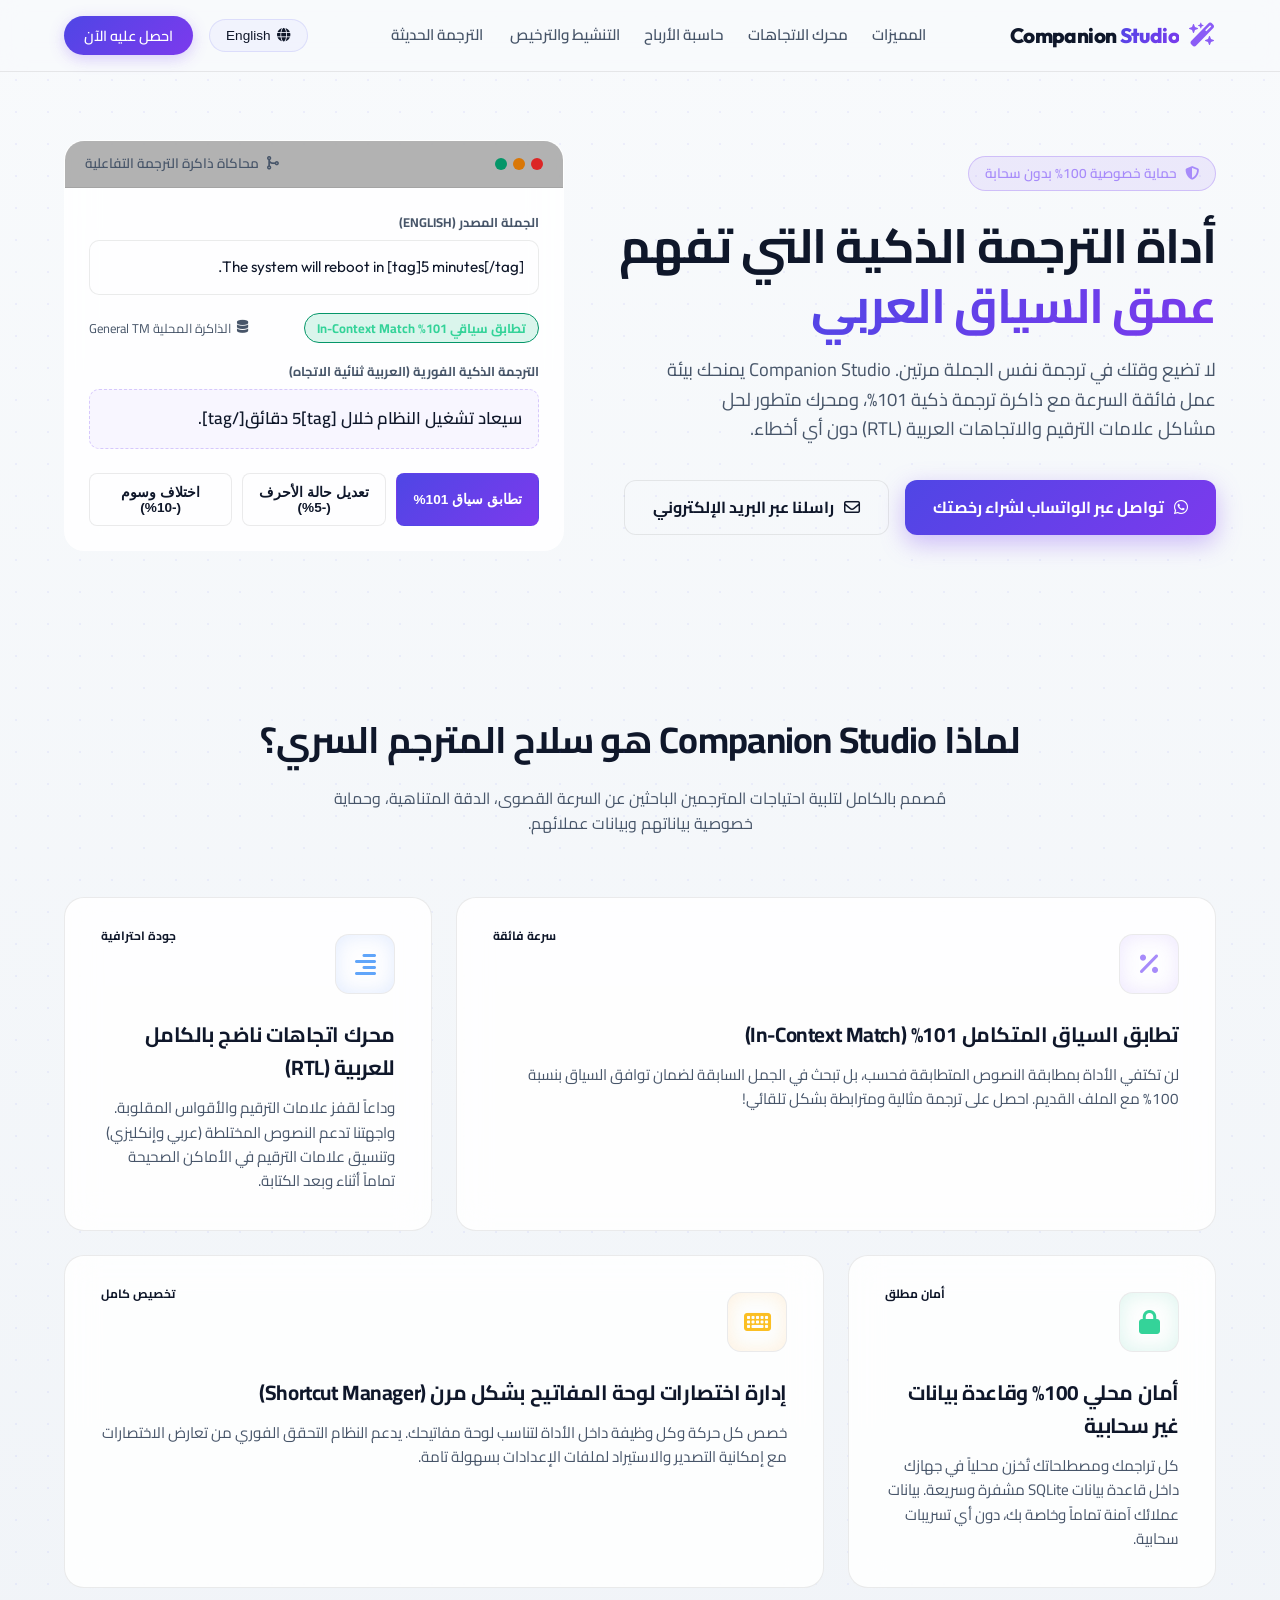
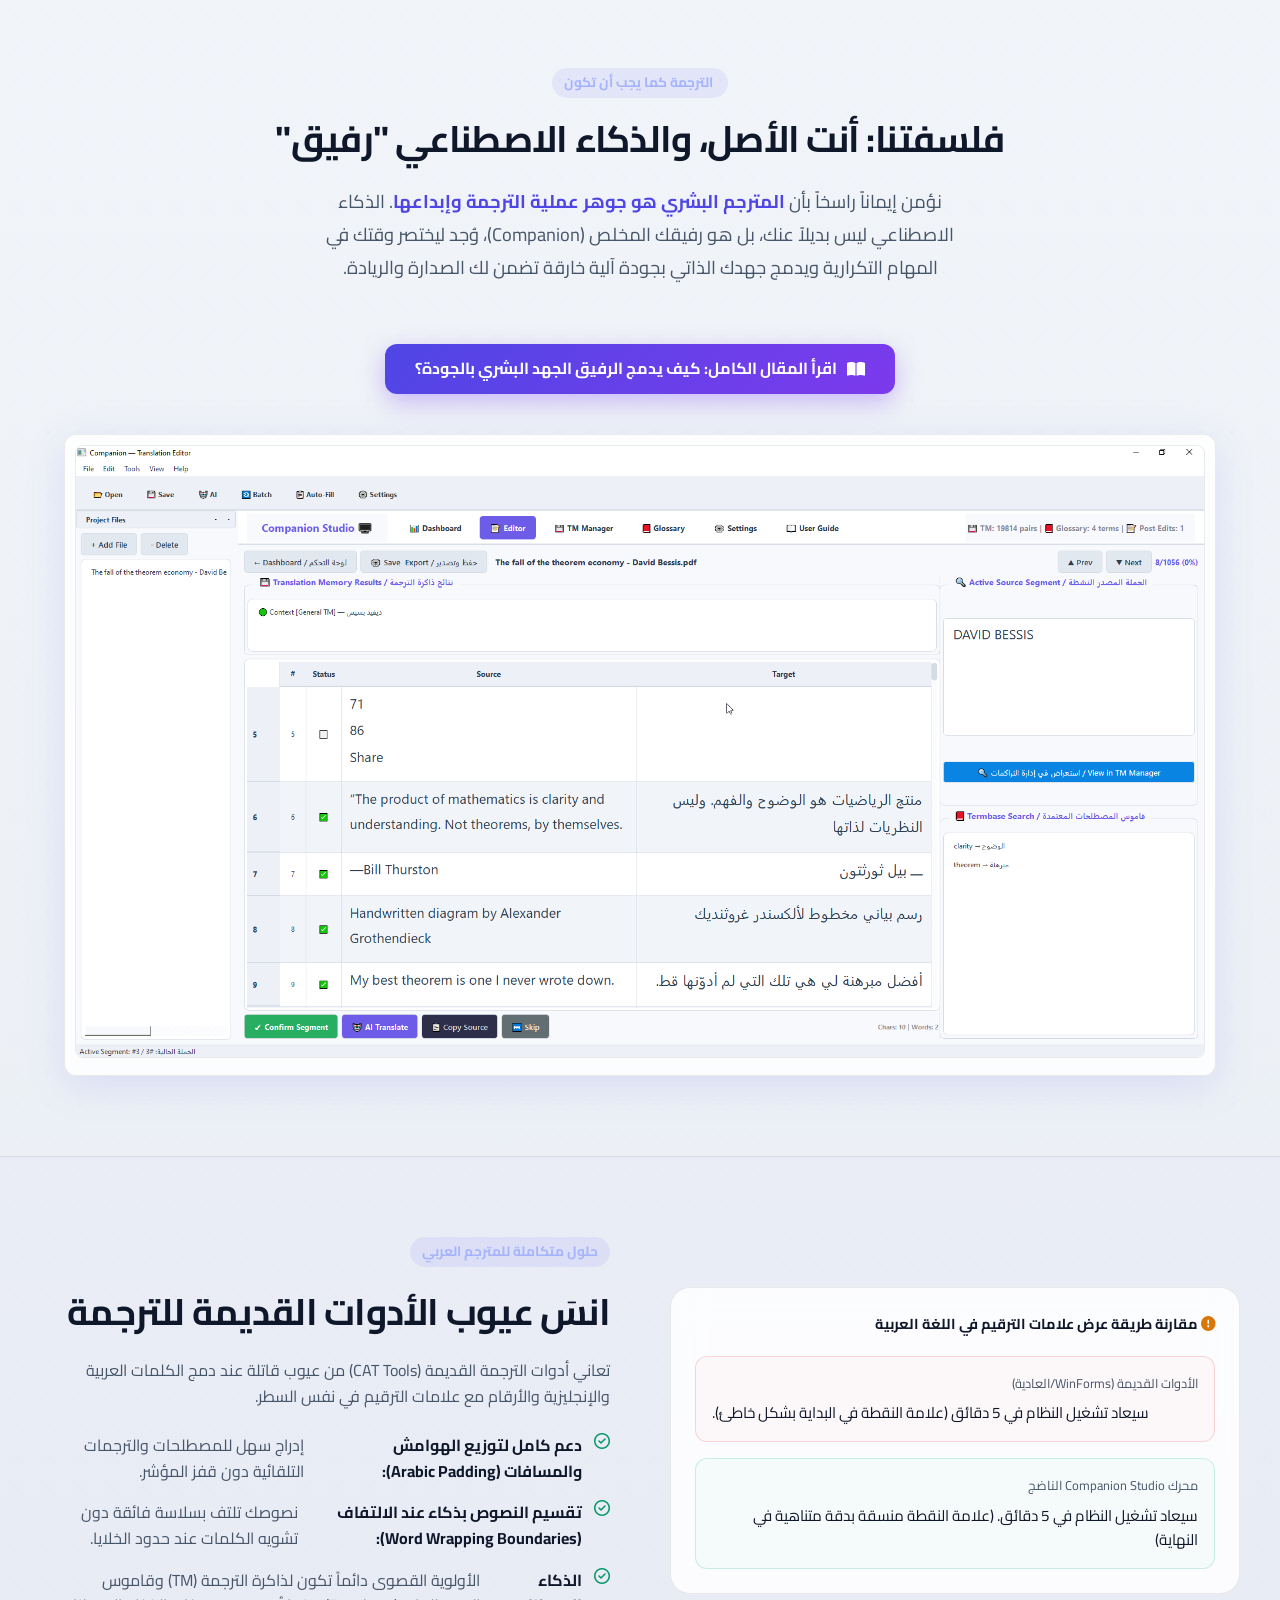
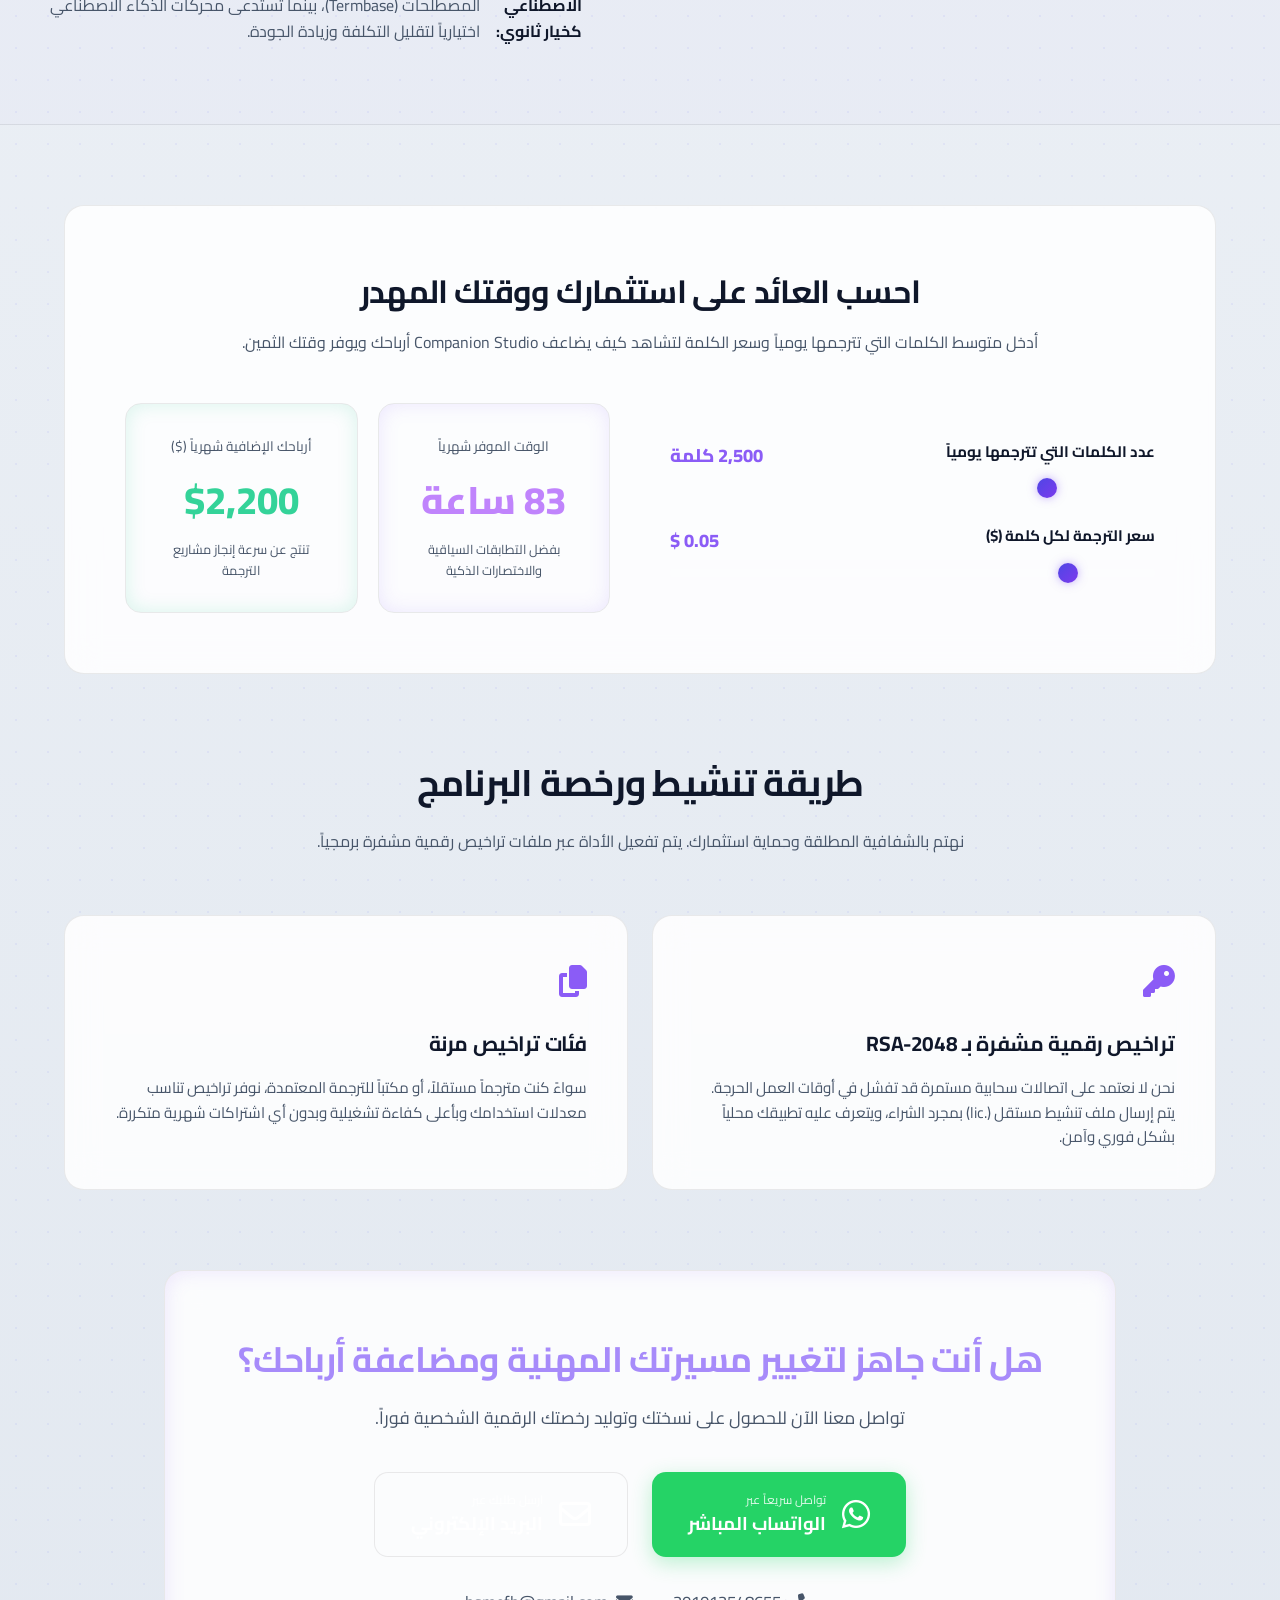
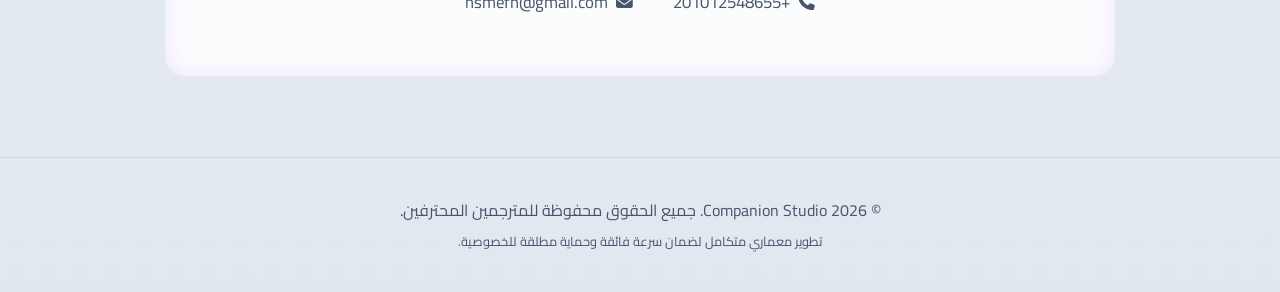
<file: index.html>
<!DOCTYPE html>
<html lang="ar" dir="rtl">
<head>
    <meta charset="UTF-8">
    <meta name="viewport" content="width=device-width, initial-scale=1.0">
    <title>Companion Studio | منصة الترجمة الاحترافية للمترجمين المحترفين</title>
    <meta name="description" content="ضاعف سرعة ترجمتك وحافظ على سياقك اللغوي مع Companion Studio. الأداة الاحترافية الأولى المصممة للمترجمين المستقلين والشركات مع دعم كامل وثوري للغة العربية ثنائية الاتجاه (RTL/Bidi) والعمل المحلي الآمن.">
    <!-- Google Fonts -->
    <link rel="preconnect" href="https://fonts.googleapis.com">
    <link rel="preconnect" href="https://fonts.gstatic.com" crossorigin>
    <link href="https://fonts.googleapis.com/css2?family=Cairo:wght@300;400;600;700;800&family=Outfit:wght@300;400;600;700;800&display=swap" rel="stylesheet">
    <!-- FontAwesome for Icons -->
    <link rel="stylesheet" href="https://cdnjs.cloudflare.com/ajax/libs/font-awesome/6.4.0/css/all.min.css">
    <!-- Custom Style -->
    <link rel="stylesheet" href="style.css">
</head>
<body>
    <!-- Premium Header Grid Background -->
    <div class="grid-overlay"></div>

    <!-- Header Navigation -->
    <header class="header">
        <div class="header-container">
            <div class="logo">
                <div class="logo-icon"><i class="fa-solid fa-wand-magic-sparkles"></i></div>
                <span class="logo-text">Companion <span class="accent-text">Studio</span></span>
            </div>
            
            <nav class="nav-links">
                <a href="#features" class="nav-link">المميزات</a>
                <a href="#rtl-engine" class="nav-link">محرك الاتجاهات</a>
                <a href="#roi-calculator" class="nav-link">حاسبة الأرباح</a>
                <a href="#licensing" class="nav-link">التنشيط والترخيص</a>
                <a href="modern-translation.html" class="nav-link highlight-link"><i class="fa-solid fa-sparkles text-purple"></i> الترجمة الحديثة</a>
            </nav>

            <div class="header-actions">
                <button class="lang-toggle-btn" id="lang-toggle" onclick="toggleLanguage()">
                    <i class="fa-solid fa-globe"></i> <span id="lang-text">English</span>
                </button>
                <a href="#contact" class="cta-btn-sm" id="header-cta">احصل عليه الآن</a>
            </div>
        </div>
    </header>

    <!-- Hero Section -->
    <section class="hero">
        <div class="hero-container">
            <div class="hero-content">
                <div class="badge-container">
                    <span class="hero-badge"><i class="fa-solid fa-shield-halved"></i> حماية خصوصية 100% بدون سحابة</span>
                </div>
                <h1 class="hero-title" id="hero-title-text">
                    أداة الترجمة الذكية التي تفهم <br>
                    <span class="gradient-text">عمق السياق العربي</span>
                </h1>
                <p class="hero-subtitle" id="hero-subtitle-text">
                    لا تضيع وقتك في ترجمة نفس الجملة مرتين. Companion Studio يمنحك بيئة عمل فائقة السرعة مع ذاكرة ترجمة ذكية 101%، ومحرك متطور لحل مشاكل علامات الترقيم والاتجاهات العربية (RTL) دون أي أخطاء.
                </p>
                <div class="hero-cta-group">
                    <a href="https://wa.me/201012548655" target="_blank" class="hero-cta-btn primary-glow">
                        <i class="fa-brands fa-whatsapp"></i> تواصل عبر الواتساب لشراء رخصتك
                    </a>
                    <a href="mailto:hsmefh@gmail.com" class="hero-cta-btn secondary-btn">
                        <i class="fa-regular fa-envelope"></i> راسلنا عبر البريد الإلكتروني
                    </a>
                </div>
            </div>

            <!-- Interactive Translation Simulator Widget -->
            <div class="hero-widget-container">
                <div class="preview-card glass-panel">
                    <div class="card-header">
                        <div class="window-dots">
                            <span class="dot red"></span>
                            <span class="dot yellow"></span>
                            <span class="dot green"></span>
                        </div>
                        <div class="card-title-tab"><i class="fa-solid fa-code-merge"></i> محاكاة ذاكرة الترجمة التفاعلية</div>
                    </div>
                    <div class="card-body">
                        <div class="input-segment-preview">
                            <label>الجملة المصدر (English)</label>
                            <div class="source-bubble">The system will reboot in [tag]5 minutes[/tag].</div>
                        </div>

                        <div class="match-badge-row">
                            <span class="match-badge badge-101" id="simulator-match-badge">تطابق سياقي 101% In-Context Match</span>
                            <span class="database-source"><i class="fa-solid fa-database"></i> الذاكرة المحلية General TM</span>
                        </div>

                        <div class="target-segment-preview">
                            <label>الترجمة الذكية الفورية (العربية ثنائية الاتجاه)</label>
                            <div class="bidi-output-container">
                                <div class="bidi-output-box" dir="rtl" id="sim-output">
                                    سيعاد تشغيل النظام خلال [tag]5 دقائق[/tag].
                                </div>
                            </div>
                        </div>

                        <!-- Interactive triggers inside simulator -->
                        <div class="simulator-controls">
                            <button class="sim-btn" onclick="triggerSim('exact')">تطابق سياق 101%</button>
                            <button class="sim-btn" onclick="triggerSim('casing')">تعديل حالة الأحرف (-5%)</button>
                            <button class="sim-btn" onclick="triggerSim('tags')">اختلاف وسوم (-10%)</button>
                        </div>
                    </div>
                </div>
            </div>
        </div>
    </section>

    <!-- Bento Grid Features Section -->
    <section id="features" class="features-section">
        <div class="section-header">
            <h2 class="section-title">لماذا Companion Studio هو سلاح المترجم السري؟</h2>
            <p class="section-desc">مُصمم بالكامل لتلبية احتياجات المترجمين الباحثين عن السرعة القصوى، الدقة المتناهية، وحماية خصوصية بياناتهم وبيانات عملائهم.</p>
        </div>

        <div class="bento-grid">
            <!-- Feature 1: 101% Match -->
            <div class="bento-card glass-panel col-2 hover-glow">
                <div class="bento-icon-box purple-glow"><i class="fa-solid fa-percentage"></i></div>
                <h3 class="bento-title">تطابق السياق المتكامل 101% (In-Context Match)</h3>
                <p class="bento-text">
                    لن تكتفي الأداة بمطابقة النصوص المتطابقة فحسب، بل تبحث في الجمل السابقة لضمان توافق السياق بنسبة 100% مع الملف القديم. احصل على ترجمة مثالية ومترابطة بشكل تلقائي!
                </p>
                <div class="bento-tag">سرعة فائقة</div>
            </div>

            <!-- Feature 2: Bidi Arabic Engine -->
            <div class="bento-card glass-panel col-1 hover-glow">
                <div class="bento-icon-box blue-glow"><i class="fa-solid fa-align-right"></i></div>
                <h3 class="bento-title">محرك اتجاهات ناضج بالكامل للعربية (RTL)</h3>
                <p class="bento-text">
                    وداعاً لقفز علامات الترقيم والأقواس المقلوبة. واجهتنا تدعم النصوص المختلطة (عربي وإنكليزي) وتنسيق علامات الترقيم في الأماكن الصحيحة تماماً أثناء وبعد الكتابة.
                </p>
                <div class="bento-tag">جودة احترافية</div>
            </div>

            <!-- Feature 3: Security & Privacy -->
            <div class="bento-card glass-panel col-1 hover-glow">
                <div class="bento-icon-box green-glow"><i class="fa-solid fa-lock"></i></div>
                <h3 class="bento-title">أمان محلي 100% وقاعدة بيانات غير سحابية</h3>
                <p class="bento-text">
                    كل تراجمك ومصطلحاتك تُخزن محلياً في جهازك داخل قاعدة بيانات SQLite مشفرة وسريعة. بيانات عملائك آمنة تماماً وخاصة بك، دون أي تسريبات سحابية.
                </p>
                <div class="bento-tag">أمان مطلق</div>
            </div>

            <!-- Feature 4: Custom Shortcuts -->
            <div class="bento-card glass-panel col-2 hover-glow">
                <div class="bento-icon-box orange-glow"><i class="fa-solid fa-keyboard"></i></div>
                <h3 class="bento-title">إدارة اختصارات لوحة المفاتيح بشكل مرن (Shortcut Manager)</h3>
                <p class="bento-text">
                    خصص كل حركة وكل وظيفة داخل الأداة لتناسب لوحة مفاتيحك. يدعم النظام التحقق الفوري من تعارض الاختصارات مع إمكانية التصدير والاستيراد لملفات الإعدادات بسهولة تامة.
                </p>
                <div class="bento-tag">تخصيص كامل</div>
            </div>
        </div>
    </section>

    <!-- Philosophy & Companion Section -->
    <section id="philosophy" class="features-section" style="margin-top: 40px; margin-bottom: 80px;">
        <div class="section-header">
            <span class="badge-highlight" style="margin-bottom: 12px;"><i class="fa-solid fa-sparkles text-purple"></i> الترجمة كما يجب أن تكون</span>
            <h2 class="section-title">فلسفتنا: أنت الأصل، والذكاء الاصطناعي "رفيق"</h2>
            <p class="section-desc" style="font-size: 1.15rem; line-height: 1.8;">نؤمن إيماناً راسخاً بأن <strong style="color: var(--primary-glow);">المترجم البشري هو جوهر عملية الترجمة وإبداعها</strong>. الذكاء الاصطناعي ليس بديلاً عنك، بل هو رفيقك المخلص (Companion)، وُجد ليختصر وقتك في المهام التكرارية ويدمج جهدك الذاتي بجودة آلية خارقة تضمن لك الصدارة والريادة.</p>
        </div>
        
        <div style="text-align: center; margin-top: 30px; margin-bottom: 30px;">
            <a href="modern-translation.html" class="hero-cta-btn primary-glow" style="font-size: 1rem; padding: 12px 30px;">
                <i class="fa-solid fa-book-open"></i> اقرأ المقال الكامل: كيف يدمج الرفيق الجهد البشري بالجودة؟
            </a>
        </div>

        <div style="text-align: center; margin-top: 40px;">
            <div class="glass-panel" style="display: inline-block; padding: 10px; border-radius: 12px; box-shadow: 0 10px 40px rgba(99, 102, 241, 0.15);">
                <img src="Companion_VOpxbNK9AX.png" alt="واجهة برنامج Companion Studio" style="max-width: 100%; height: auto; border-radius: 8px; border: 1px solid var(--border-color);">
            </div>
        </div>
    </section>

    <!-- Deep RTL Feature Visual Highlight -->
    <section id="rtl-engine" class="rtl-highlight-section">
        <div class="rtl-container">
            <div class="rtl-image-side">
                <div class="interactive-bidi-demo glass-panel">
                    <div class="demo-title">
                        <span><i class="fa-solid fa-circle-exclamation text-yellow"></i> مقارنة طريقة عرض علامات الترقيم في اللغة العربية</span>
                    </div>
                    <div class="demo-row">
                        <div class="demo-item bad">
                            <span class="demo-label">الأدوات القديمة (WinForms/العادية)</span>
                            <div class="demo-box" dir="ltr">.سيعاد تشغيل النظام في 5 دقائق (علامة النقطة في البداية بشكل خاطئ)</div>
                        </div>
                        <div class="demo-item good">
                            <span class="demo-label">محرك Companion Studio الناضج</span>
                            <div class="demo-box" dir="rtl">سيعاد تشغيل النظام في 5 دقائق. (علامة النقطة منسقة بدقة متناهية في النهاية)</div>
                        </div>
                    </div>
                </div>
            </div>
            
            <div class="rtl-text-side">
                <div class="badge-highlight">حلول متكاملة للمترجم العربي</div>
                <h2 class="section-title">انسَ عيوب الأدوات القديمة للترجمة</h2>
                <p class="section-desc">
                    تعاني أدوات الترجمة القديمة (CAT Tools) من عيوب قاتلة عند دمج الكلمات العربية والإنجليزية والأرقام مع علامات الترقيم في نفس السطر.
                </p>
                <ul class="rtl-list">
                    <li><i class="fa-regular fa-circle-check text-green"></i> <strong>دعم كامل لتوزيع الهوامش والمسافات (Arabic Padding):</strong> إدراج سهل للمصطلحات والترجمات التلقائية دون قفز المؤشر.</li>
                    <li><i class="fa-regular fa-circle-check text-green"></i> <strong>تقسيم النصوص بذكاء عند الالتفاف (Word Wrapping Boundaries):</strong> نصوصك تلتف بسلاسة فائقة دون تشويه الكلمات عند حدود الخلايا.</li>
                    <li><i class="fa-regular fa-circle-check text-green"></i> <strong>الذكاء الاصطناعي كخيار ثانوي:</strong> الأولوية القصوى دائماً تكون لذاكرة الترجمة (TM) وقاموس المصطلحات (Termbase)، بينما تُستدعى محركات الذكاء الاصطناعي اختيارياً لتقليل التكلفة وزيادة الجودة.</li>
                </ul>
            </div>
        </div>
    </section>

    <!-- Interactive Translator ROI Calculator -->
    <section id="roi-calculator" class="roi-section">
        <div class="roi-container glass-panel">
            <div class="roi-header">
                <h2 class="roi-title">احسب العائد على استثمارك ووقتك المهدر</h2>
                <p class="roi-subtitle">أدخل متوسط الكلمات التي تترجمها يومياً وسعر الكلمة لتشاهد كيف يضاعف Companion Studio أرباحك ويوفر وقتك الثمين.</p>
            </div>

            <div class="roi-grid">
                <div class="roi-inputs">
                    <div class="slider-group">
                        <div class="slider-header">
                            <label for="words-range">عدد الكلمات التي تترجمها يومياً</label>
                            <span class="slider-val" id="words-val">2,500 كلمة</span>
                        </div>
                        <input type="range" id="words-range" min="500" max="10000" step="500" value="2500" oninput="calculateROI()">
                    </div>

                    <div class="slider-group">
                        <div class="slider-header">
                            <label for="rate-range">سعر الترجمة لكل كلمة ($)</label>
                            <span class="slider-val" id="rate-val">0.05 $</span>
                        </div>
                        <input type="range" id="rate-range" min="0.01" max="0.25" step="0.01" value="0.05" oninput="calculateROI()">
                    </div>
                </div>

                <div class="roi-results">
                    <div class="result-card purple-glow">
                        <span class="result-label">الوقت الموفر شهرياً</span>
                        <div class="result-value" id="hours-saved">42 ساعة</div>
                        <span class="result-subtext">بفضل التطابقات السياقية والاختصارات الذكية</span>
                    </div>

                    <div class="result-card green-glow">
                        <span class="result-label">أرباحك الإضافية شهرياً ($)</span>
                        <div class="result-value" id="money-saved">$1,250</div>
                        <span class="result-subtext">تنتج عن سرعة إنجاز مشاريع الترجمة</span>
                    </div>
                </div>
            </div>
        </div>
    </section>

    <!-- Licensing & Activation Demo Section -->
    <section id="licensing" class="licensing-section">
        <div class="section-header">
            <h2 class="section-title">طريقة تنشيط ورخصة البرنامج</h2>
            <p class="section-desc">نهتم بالشفافية المطلقة وحماية استثمارك. يتم تفعيل الأداة عبر ملفات تراخيص رقمية مشفرة برمجياً.</p>
        </div>

        <div class="licensing-grid">
            <div class="licensing-card glass-panel">
                <div class="card-header-icon"><i class="fa-solid fa-key"></i></div>
                <h3 class="licensing-card-title">تراخيص رقمية مشفرة بـ RSA-2048</h3>
                <p class="licensing-card-text">
                    نحن لا نعتمد على اتصالات سحابية مستمرة قد تفشل في أوقات العمل الحرجة. يتم إرسال ملف تنشيط مستقل (.lic) بمجرد الشراء، ويتعرف عليه تطبيقك محلياً بشكل فوري وآمن.
                </p>
            </div>

            <div class="licensing-card glass-panel">
                <div class="card-header-icon"><i class="fa-solid fa-copy"></i></div>
                <h3 class="licensing-card-title">فئات تراخيص مرنة</h3>
                <p class="licensing-card-text">
                    سواءً كنت مترجماً مستقلاً، أو مكتباً للترجمة المعتمدة، نوفر تراخيص تناسب معدلات استخدامك وبأعلى كفاءة تشغيلية وبدون أي اشتراكات شهرية متكررة.
                </p>
            </div>
        </div>
    </section>

    <!-- Final Call to Action -->
    <section id="contact" class="contact-section">
        <div class="contact-container glass-panel purple-glow">
            <h2 class="contact-title">هل أنت جاهز لتغيير مسيرتك المهنية ومضاعفة أرباحك؟</h2>
            <p class="contact-subtitle">تواصل معنا الآن للحصول على نسختك وتوليد رخصتك الرقمية الشخصية فوراً.</p>
            
            <div class="contact-channels">
                <a href="https://wa.me/201012548655" target="_blank" class="contact-btn whatsapp-btn">
                    <span class="btn-icon"><i class="fa-brands fa-whatsapp"></i></span>
                    <span class="btn-text">
                        <small>تواصل سريعاً عبر</small>
                        <strong>الواتساب المباشر</strong>
                    </span>
                </a>

                <a href="mailto:hsmefh@gmail.com" class="contact-btn email-btn">
                    <span class="btn-icon"><i class="fa-regular fa-envelope"></i></span>
                    <span class="btn-text">
                        <small>ارسل طلبك عبر</small>
                        <strong>البريد الإلكتروني</strong>
                    </span>
                </a>
            </div>

            <div class="direct-info">
                <span><i class="fa-solid fa-phone"></i> +201012548655</span>
                <span><i class="fa-solid fa-envelope"></i> hsmefh@gmail.com</span>
            </div>
        </div>
    </section>

    <!-- Footer -->
    <footer class="footer">
        <div class="footer-container">
            <p>© 2026 Companion Studio. جميع الحقوق محفوظة للمترجمين المحترفين.</p>
            <p class="footer-sub">تطوير معماري متكامل لضمان سرعة فائقة وحماية مطلقة للخصوصية.</p>
        </div>
    </footer>

    <!-- Custom Script -->
    <script src="script.js"></script>
</body>
</html>
</file>
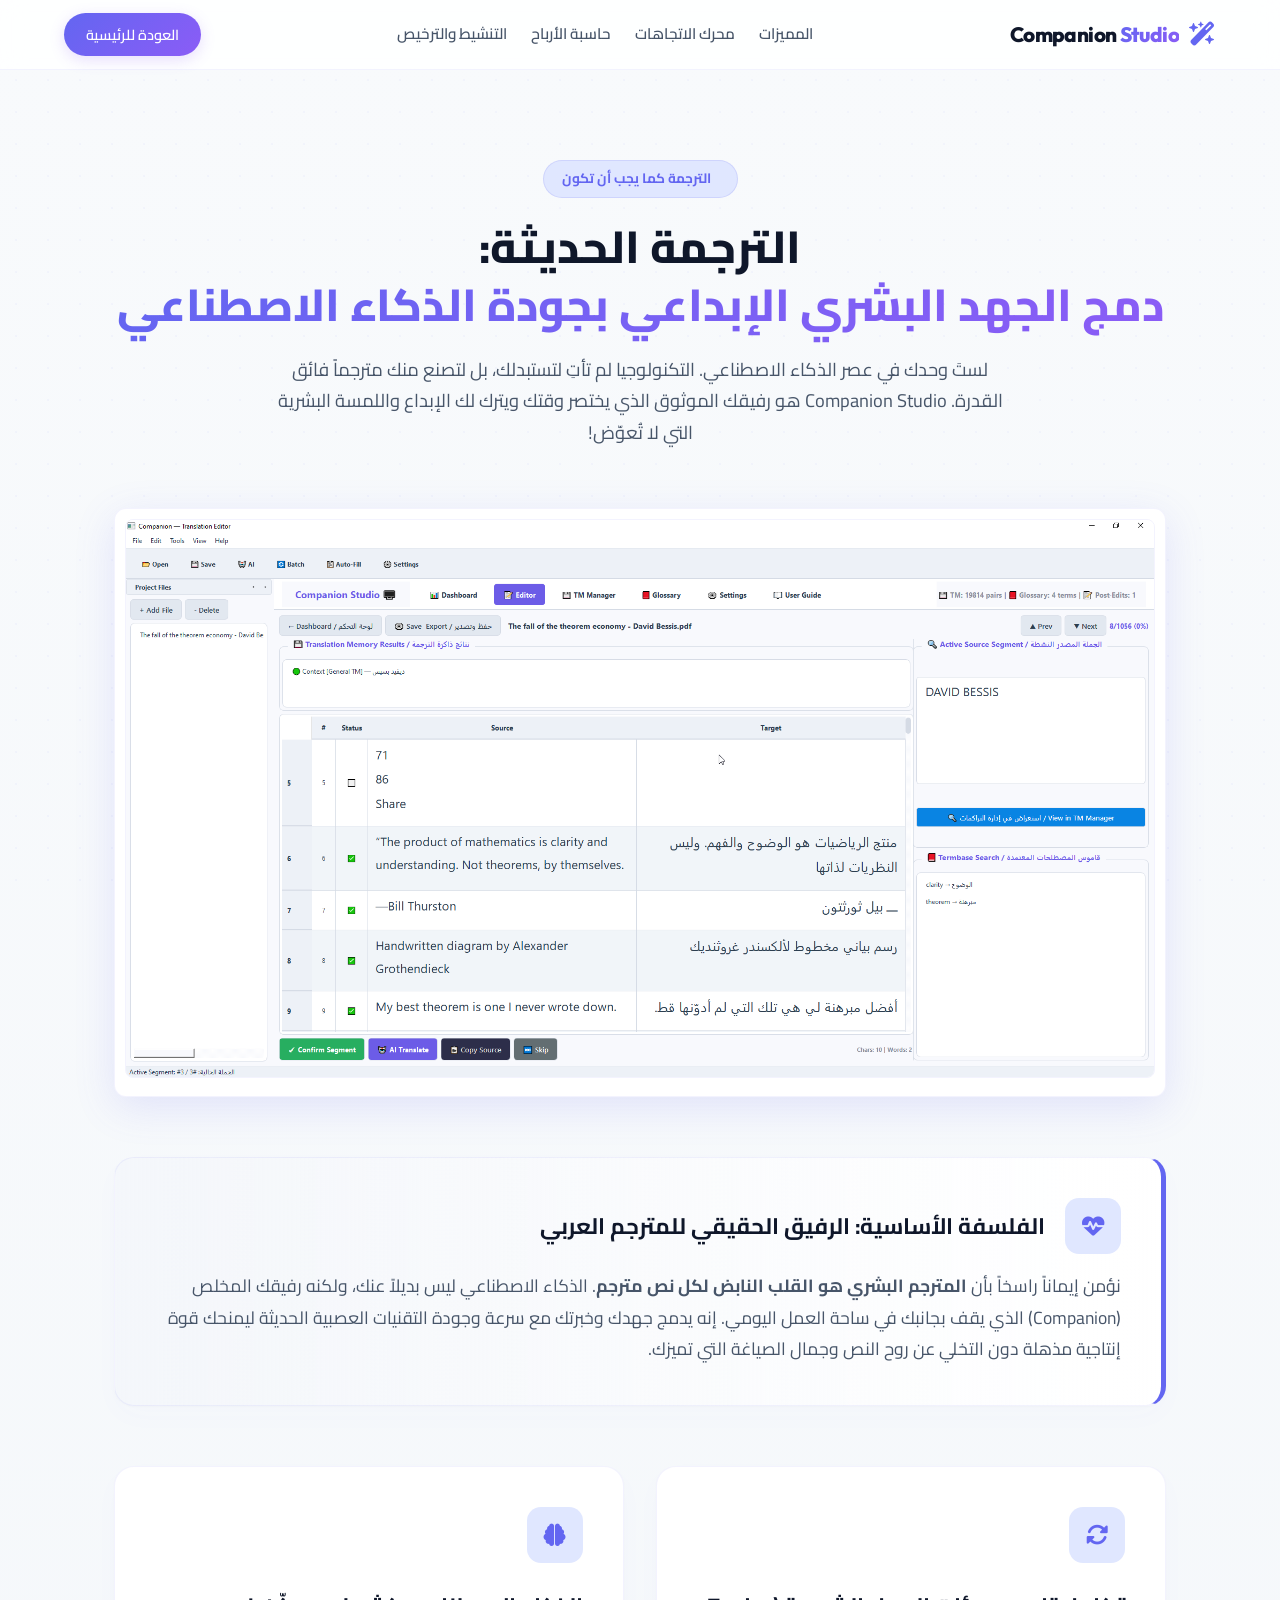
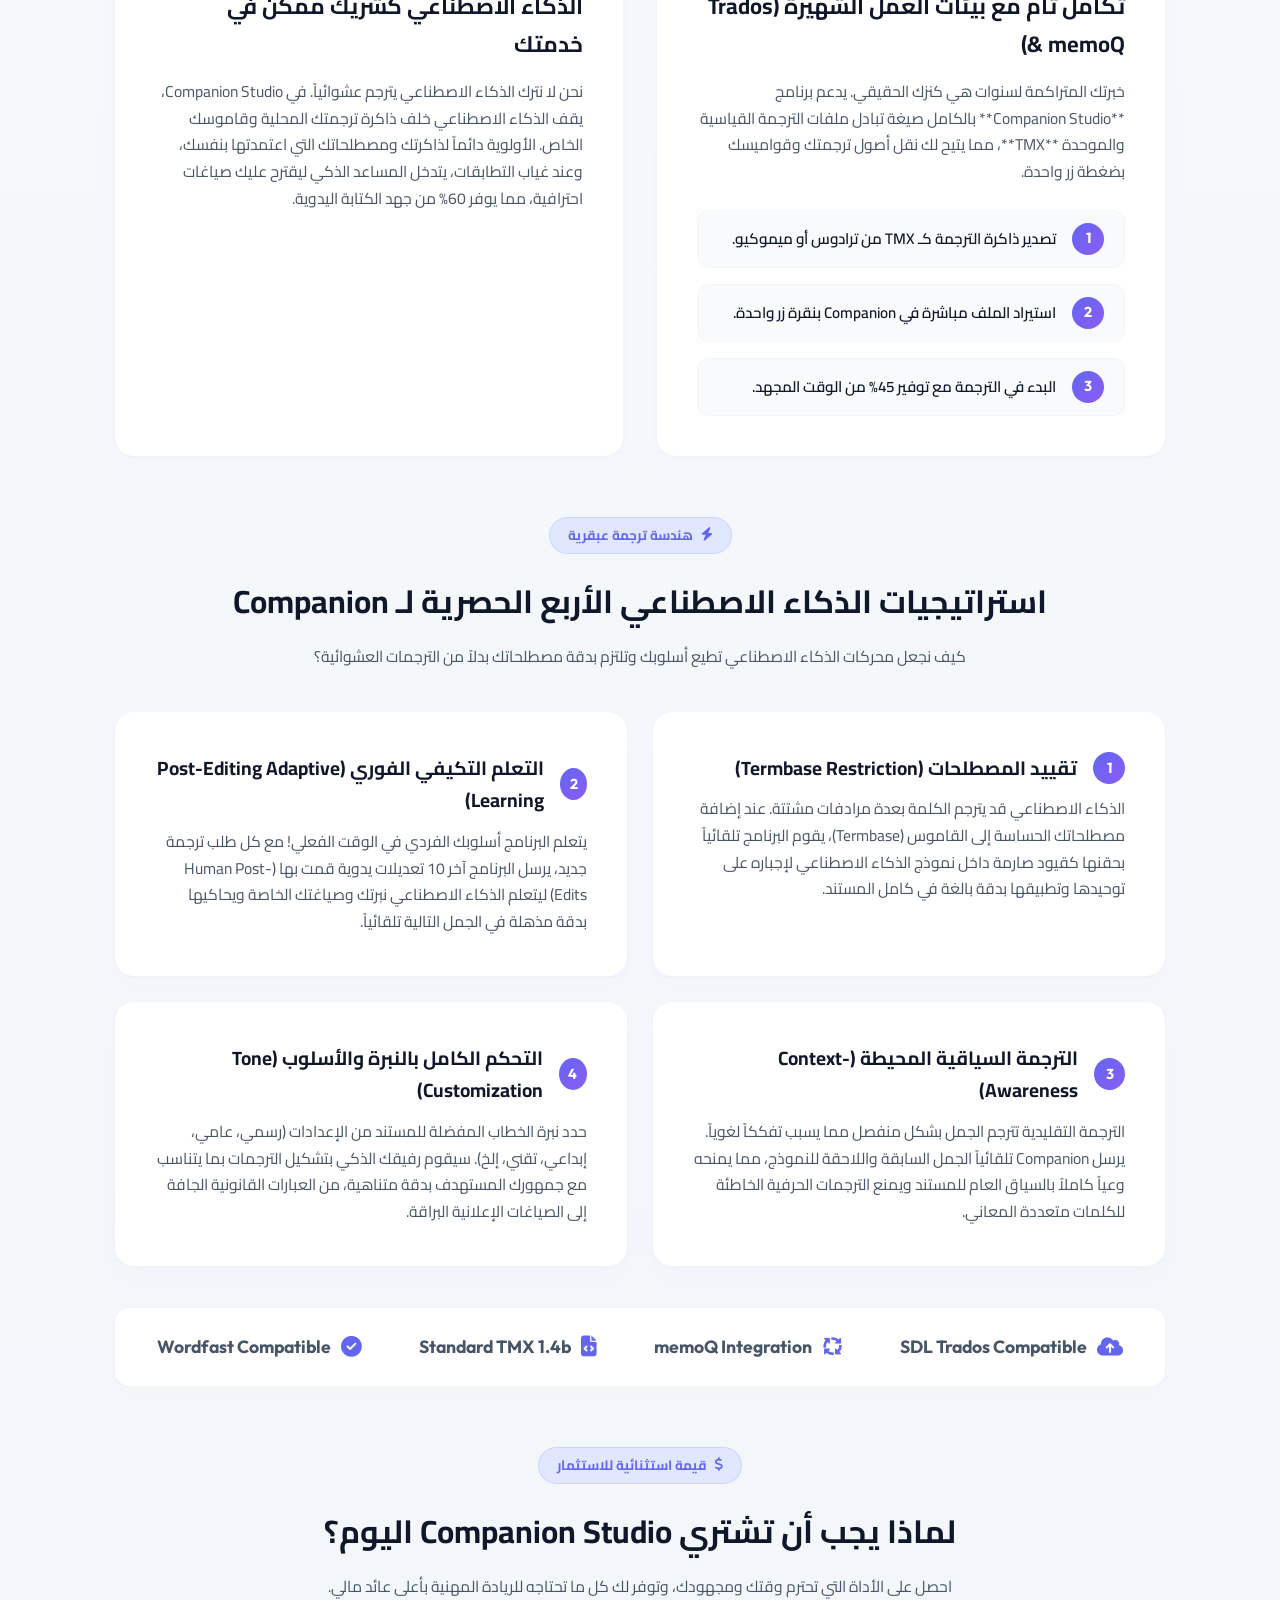
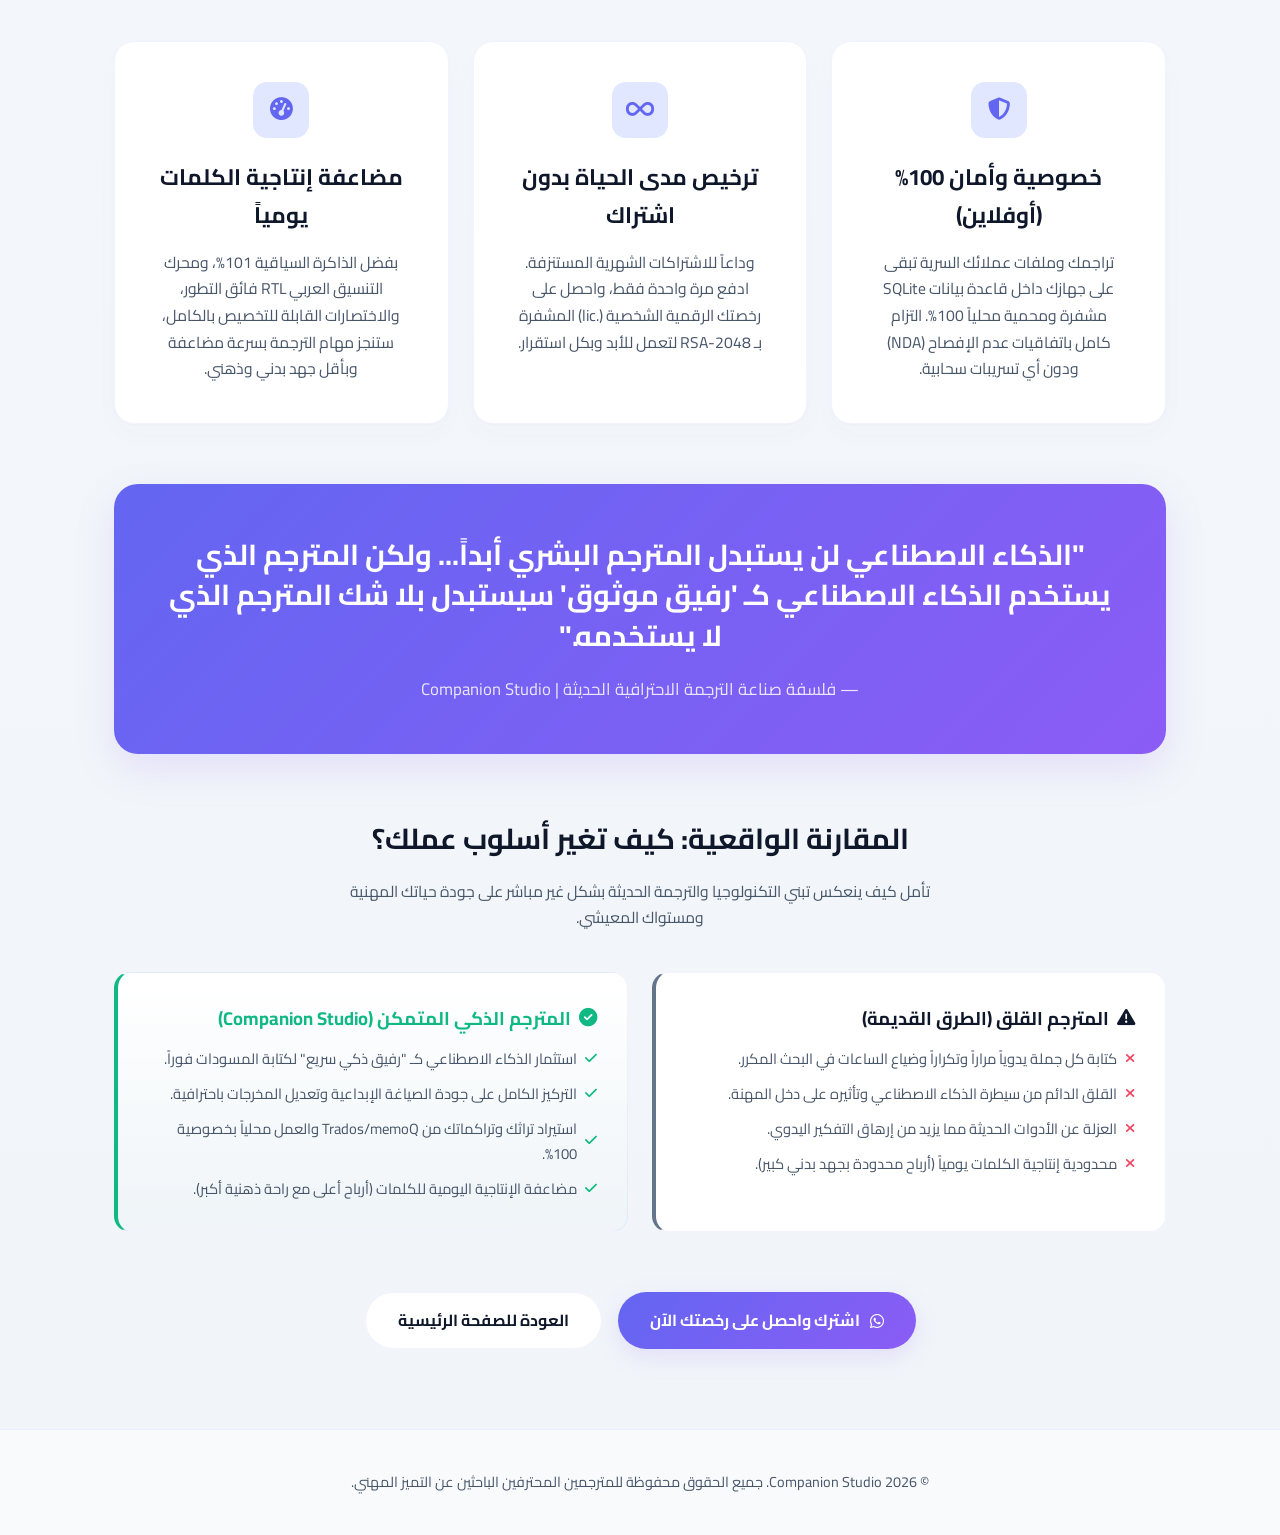
<file: modern-translation.html>
<!DOCTYPE html>
<html lang="ar" dir="rtl">
<head>
    <meta charset="UTF-8">
    <meta name="viewport" content="width=device-width, initial-scale=1.0">
    <title>الترجمة الحديثة والذكاء الاصطناعي | Companion Studio</title>
    <meta name="description" content="اكتشف فلسفة الترجمة الحديثة مع Companion Studio. توافق كامل مع Trados و memoQ واستثمار حقيقي لقوة الذكاء الاصطناعي كشريك ممكّن للمترجم البشري وليس بديلاً عنه.">
    <!-- Google Fonts -->
    <link rel="preconnect" href="https://fonts.googleapis.com">
    <link rel="preconnect" href="https://fonts.gstatic.com" crossorigin>
    <link href="https://fonts.googleapis.com/css2?family=Cairo:wght@300;400;600;700;800&family=Outfit:wght@300;400;600;700;800&display=swap" rel="stylesheet">
    <!-- FontAwesome Icons -->
    <link rel="stylesheet" href="https://cdnjs.cloudflare.com/ajax/libs/font-awesome/6.4.0/css/all.min.css">
    <style>
        :root {
            --bg-light: #f8fafc;
            --bg-card: #ffffff;
            --border-color: rgba(99, 102, 241, 0.08);
            --border-hover: rgba(99, 102, 241, 0.18);
            --text-primary: #0f172a;
            --text-secondary: #475569;
            --text-muted: #64748b;
            
            --primary: #6366f1;
            --secondary: #8b5cf6;
            --primary-light: #e0e7ff;
            --purple-grad: linear-gradient(135deg, #6366F1 0%, #8B5CF6 100%);
            --light-grad: linear-gradient(180deg, #f8fafc 0%, #f1f5f9 100%);
            
            --green: #10B981;
            --yellow: #F59E0B;
            
            --font-ar: 'Cairo', sans-serif;
            --font-en: 'Outfit', sans-serif;
        }

        * {
            margin: 0;
            padding: 0;
            box-sizing: border-box;
            scroll-behavior: smooth;
        }

        body {
            background-color: var(--bg-light);
            background-image: var(--light-grad);
            color: var(--text-primary);
            font-family: var(--font-ar);
            line-height: 1.7;
            overflow-x: hidden;
        }

        /* Nav Grid Overlay */
        .grid-overlay {
            position: absolute;
            top: 0;
            left: 0;
            width: 100%;
            height: 100%;
            background-image: radial-gradient(rgba(99, 102, 241, 0.04) 1.5px, transparent 1.5px);
            background-size: 32px 32px;
            z-index: 0;
            pointer-events: none;
        }

        /* Header Navigation */
        .header {
            position: fixed;
            top: 0;
            width: 100%;
            z-index: 100;
            background: rgba(255, 255, 255, 0.85);
            backdrop-filter: blur(12px);
            -webkit-backdrop-filter: blur(12px);
            border-bottom: 1px solid var(--border-color);
        }

        .header-container {
            max-width: 1200px;
            margin: 0 auto;
            padding: 14px 24px;
            display: flex;
            justify-content: space-between;
            align-items: center;
        }

        .logo {
            display: flex;
            align-items: center;
            gap: 10px;
            text-decoration: none;
            color: var(--text-primary);
        }

        .logo-icon {
            font-size: 1.5rem;
            color: var(--primary);
        }

        .logo-text {
            font-size: 1.3rem;
            font-weight: 800;
            font-family: var(--font-en);
            letter-spacing: -0.03em;
        }

        .accent-text {
            background: var(--purple-grad);
            -webkit-background-clip: text;
            -webkit-text-fill-color: transparent;
        }

        .nav-links {
            display: flex;
            gap: 24px;
        }

        .nav-link {
            color: var(--text-secondary);
            text-decoration: none;
            font-size: 0.95rem;
            font-weight: 600;
            transition: color 0.3s ease;
        }

        .nav-link:hover {
            color: var(--primary);
        }

        .cta-btn-sm {
            background: var(--purple-grad);
            color: white;
            text-decoration: none;
            padding: 8px 22px;
            border-radius: 30px;
            font-size: 0.9rem;
            font-weight: 600;
            box-shadow: 0 4px 15px rgba(139, 92, 246, 0.2);
            transition: transform 0.2s ease, box-shadow 0.2s ease;
        }

        .cta-btn-sm:hover {
            transform: translateY(-2px);
            box-shadow: 0 6px 20px rgba(139, 92, 246, 0.35);
        }

        /* Content Container */
        .container {
            max-width: 1100px;
            margin: 120px auto 80px auto;
            padding: 0 24px;
            position: relative;
            z-index: 1;
        }

        /* Hero section */
        .hero-section {
            text-align: center;
            padding: 40px 0 60px 0;
        }

        .badge {
            background: var(--primary-light);
            color: var(--primary);
            padding: 6px 18px;
            border-radius: 30px;
            font-size: 0.85rem;
            font-weight: 700;
            display: inline-flex;
            align-items: center;
            gap: 8px;
            margin-bottom: 20px;
            border: 1px solid rgba(99, 102, 241, 0.15);
        }

        .main-title {
            font-size: 2.8rem;
            font-weight: 800;
            line-height: 1.3;
            margin-bottom: 20px;
            color: var(--text-primary);
        }

        .main-subtitle {
            font-size: 1.15rem;
            color: var(--text-secondary);
            max-width: 750px;
            margin: 0 auto;
        }

        /* Grid layouts */
        .grid-2 {
            display: grid;
            grid-template-columns: 1fr 1fr;
            gap: 32px;
            margin-top: 40px;
        }

        @media (max-width: 768px) {
            .grid-2 {
                grid-template-columns: 1fr;
            }
            .main-title {
                font-size: 2rem;
            }
        }

        /* Modern light cards */
        .card {
            background: var(--bg-card);
            border: 1px solid var(--border-color);
            border-radius: 20px;
            padding: 40px;
            box-shadow: 0 10px 30px rgba(99, 102, 241, 0.02), 0 1px 3px rgba(0, 0, 0, 0.02);
            transition: all 0.4s cubic-bezier(0.16, 1, 0.3, 1);
        }

        .card:hover {
            transform: translateY(-4px);
            border-color: var(--border-hover);
            box-shadow: 0 15px 35px rgba(99, 102, 241, 0.05), 0 3px 10px rgba(99, 102, 241, 0.02);
        }

        .card-icon {
            width: 56px;
            height: 56px;
            border-radius: 14px;
            background: var(--primary-light);
            display: flex;
            align-items: center;
            justify-content: center;
            font-size: 1.4rem;
            color: var(--primary);
            margin-bottom: 24px;
        }

        .card-title {
            font-size: 1.4rem;
            font-weight: 700;
            margin-bottom: 16px;
            color: var(--text-primary);
        }

        .card-text {
            color: var(--text-secondary);
            font-size: 0.98rem;
            line-height: 1.7;
        }

        /* Visual Steps */
        .steps-container {
            margin-top: 24px;
            display: flex;
            flex-direction: column;
            gap: 16px;
        }

        .step-item {
            display: flex;
            align-items: center;
            gap: 16px;
            background: var(--bg-light);
            padding: 12px 20px;
            border-radius: 12px;
            border: 1px solid rgba(0, 0, 0, 0.02);
        }

        .step-num {
            width: 32px;
            height: 32px;
            border-radius: 50%;
            background: var(--purple-grad);
            color: white;
            display: flex;
            align-items: center;
            justify-content: center;
            font-weight: 700;
            font-family: var(--font-en);
            font-size: 0.9rem;
        }

        .step-text {
            font-size: 0.95rem;
            font-weight: 600;
            color: var(--text-primary);
        }

        /* Compatibility Logos Banner */
        .compatibility-banner {
            background: var(--bg-card);
            border: 1px solid var(--border-color);
            border-radius: 16px;
            padding: 24px;
            display: flex;
            justify-content: space-around;
            align-items: center;
            flex-wrap: wrap;
            gap: 20px;
            margin-top: 40px;
            box-shadow: 0 4px 20px rgba(0, 0, 0, 0.01);
        }

        .compat-logo {
            display: flex;
            align-items: center;
            gap: 10px;
            font-family: var(--font-en);
            font-weight: 700;
            color: var(--text-secondary);
            font-size: 1.1rem;
        }

        .compat-logo i {
            color: var(--primary);
            font-size: 1.3rem;
        }

        /* Large banner quote */
        .quote-banner {
            background: var(--purple-grad);
            color: white;
            border-radius: 24px;
            padding: 50px;
            text-align: center;
            margin-top: 60px;
            box-shadow: 0 15px 40px rgba(139, 92, 246, 0.15);
            position: relative;
            overflow: hidden;
        }

        .quote-text {
            font-size: 1.8rem;
            font-weight: 700;
            line-height: 1.4;
            margin-bottom: 20px;
            position: relative;
            z-index: 1;
        }

        .quote-author {
            font-size: 1.05rem;
            opacity: 0.85;
            position: relative;
            z-index: 1;
        }

        /* Flex comparison blocks */
        .compare-row {
            display: grid;
            grid-template-columns: 1fr 1fr;
            gap: 24px;
            margin-top: 40px;
        }

        @media (max-width: 768px) {
            .compare-row {
                grid-template-columns: 1fr;
            }
        }

        .compare-box {
            padding: 30px;
            border-radius: 16px;
            border: 1px solid var(--border-color);
            background: var(--bg-card);
        }

        .compare-box.bad {
            border-left: 4px solid var(--text-muted);
        }

        .compare-box.good {
            border-left: 4px solid var(--green);
            background: linear-gradient(to bottom, #ffffff, rgba(16, 185, 129, 0.01));
        }

        .compare-title {
            font-size: 1.15rem;
            font-weight: 700;
            margin-bottom: 12px;
            display: flex;
            align-items: center;
            gap: 8px;
        }

        .compare-list {
            list-style: none;
            display: flex;
            flex-direction: column;
            gap: 10px;
        }

        .compare-list li {
            font-size: 0.92rem;
            color: var(--text-secondary);
            display: flex;
            align-items: center;
            gap: 8px;
        }

        .compare-list li i {
            font-size: 0.85rem;
        }

        .compare-list li i.fa-xmark { color: #f43f5e; }
        .compare-list li i.fa-check { color: var(--green); }

        /* Action bar buttons */
        .actions-group {
            display: flex;
            justify-content: center;
            gap: 16px;
            margin-top: 60px;
        }

        .btn {
            padding: 14px 32px;
            border-radius: 30px;
            font-weight: 700;
            text-decoration: none;
            font-size: 1rem;
            display: inline-flex;
            align-items: center;
            gap: 10px;
            transition: all 0.3s ease;
        }

        .btn-primary {
            background: var(--purple-grad);
            color: white;
            box-shadow: 0 8px 25px rgba(139, 92, 246, 0.15);
        }

        .btn-primary:hover {
            transform: translateY(-2px);
            box-shadow: 0 12px 30px rgba(139, 92, 246, 0.25);
        }

        .btn-secondary {
            background: var(--bg-card);
            border: 1px solid var(--border-color);
            color: var(--text-primary);
        }

        .btn-secondary:hover {
            background: var(--primary-light);
            color: var(--primary);
            transform: translateY(-2px);
        }

        /* Footer styling */
        .footer {
            text-align: center;
            padding: 40px 24px;
            border-top: 1px solid var(--border-color);
            background: rgba(255, 255, 255, 0.5);
            margin-top: 80px;
        }

        .footer p {
            font-size: 0.9rem;
            color: var(--text-secondary);
        }
    </style>
</head>
<body>
    <div class="grid-overlay"></div>

    <!-- Header Navigation -->
    <header class="header">
        <div class="header-container">
            <a href="index.html" class="logo">
                <div class="logo-icon"><i class="fa-solid fa-wand-magic-sparkles"></i></div>
                <span class="logo-text">Companion <span class="accent-text">Studio</span></span>
            </a>
            
            <nav class="nav-links">
                <a href="index.html#features" class="nav-link">المميزات</a>
                <a href="index.html#rtl-engine" class="nav-link">محرك الاتجاهات</a>
                <a href="index.html#roi-calculator" class="nav-link">حاسبة الأرباح</a>
                <a href="index.html#licensing" class="nav-link">التنشيط والترخيص</a>
            </nav>

            <div class="header-actions">
                <a href="index.html" class="cta-btn-sm">العودة للرئيسية</a>
            </div>
        </div>
    </header>

    <div class="container">
        <!-- Hero Section -->
        <section class="hero-section">
            <div class="badge"><i class="fa-solid fa-sparkles"></i> الترجمة كما يجب أن تكون</div>
            <h1 class="main-title">
                الترجمة الحديثة:<br>
                <span class="accent-text">دمج الجهد البشري الإبداعي بجودة الذكاء الاصطناعي</span>
            </h1>
            <p class="main-subtitle">
                لستَ وحدك في عصر الذكاء الاصطناعي. التكنولوجيا لم تأتِ لتستبدلك، بل لتصنع منك مترجماً فائق القدرة. Companion Studio هو رفيقك الموثوق الذي يختصر وقتك ويترك لك الإبداع واللمسة البشرية التي لا تُعوّض!
            </p>
        </section>

        <!-- App Screenshot -->
        <div style="text-align: center; margin-bottom: 60px;">
            <div class="card" style="display: inline-block; padding: 10px; border-radius: 12px; box-shadow: 0 10px 40px rgba(99, 102, 241, 0.15);">
                <img src="Companion_VOpxbNK9AX.png" alt="واجهة برنامج Companion Studio" style="max-width: 100%; height: auto; border-radius: 8px; border: 1px solid var(--border-color);">
            </div>
        </div>

        <!-- The core philosophy section -->
        <section style="margin-bottom: 60px;">
            <div class="card" style="border-right: 5px solid var(--primary); background: linear-gradient(to left, #ffffff, rgba(99, 102, 241, 0.01));">
                <div style="display: flex; gap: 20px; align-items: center; margin-bottom: 16px;">
                    <div class="card-icon" style="margin-bottom: 0;"><i class="fa-solid fa-heart-pulse"></i></div>
                    <h2 class="card-title" style="margin-bottom: 0;">الفلسفة الأساسية: الرفيق الحقيقي للمترجم العربي</h2>
                </div>
                <p class="card-text" style="font-size: 1.1rem; line-height: 1.8;">
                    نؤمن إيماناً راسخاً بأن <strong>المترجم البشري هو القلب النابض لكل نص مترجم</strong>. الذكاء الاصطناعي ليس بديلاً عنك، ولكنه رفيقك المخلص (Companion) الذي يقف بجانبك في ساحة العمل اليومي. إنه يدمج جهدك وخبرتك مع سرعة وجودة التقنيات العصبية الحديثة ليمنحك قوة إنتاجية مذهلة دون التخلي عن روح النص وجمال الصياغة التي تميزك.
                </p>
            </div>
        </section>

        <!-- Grid 2: Core benefits & Compatibility -->
        <div class="grid-2">
            <!-- Compatibility Card -->
            <div class="card">
                <div class="card-icon"><i class="fa-solid fa-rotate"></i></div>
                <h2 class="card-title">تكامل تام مع بيئات العمل الشهيرة (Trados & memoQ)</h2>
                <p class="card-text">
                    خبرتك المتراكمة لسنوات هي كنزك الحقيقي. يدعم برنامج **Companion Studio** بالكامل صيغة تبادل ملفات الترجمة القياسية والموحدة **TMX**، مما يتيح لك نقل أصول ترجمتك وقواميسك بضغطة زر واحدة.
                </p>
                <div class="steps-container">
                    <div class="step-item">
                        <div class="step-num">1</div>
                        <div class="step-text">تصدير ذاكرة الترجمة كـ TMX من ترادوس أو ميموكيو.</div>
                    </div>
                    <div class="step-item">
                        <div class="step-num">2</div>
                        <div class="step-text">استيراد الملف مباشرة في Companion بنقرة زر واحدة.</div>
                    </div>
                    <div class="step-item">
                        <div class="step-num">3</div>
                        <div class="step-text">البدء في الترجمة مع توفير 45% من الوقت المجهد.</div>
                    </div>
                </div>
            </div>

            <!-- AI Partner Card -->
            <div class="card">
                <div class="card-icon"><i class="fa-solid fa-brain"></i></div>
                <h2 class="card-title">الذكاء الاصطناعي كشريك ممكّن في خدمتك</h2>
                <p class="card-text">
                    نحن لا نترك الذكاء الاصطناعي يترجم عشوائياً. في Companion Studio، يقف الذكاء الاصطناعي خلف ذاكرة ترجمتك المحلية وقاموسك الخاص. الأولوية دائماً لذاكرتك ومصطلحاتك التي اعتمدتها بنفسك، وعند غياب التطابقات، يتدخل المساعد الذكي ليقترح عليك صياغات احترافية، مما يوفر 60% من جهد الكتابة اليدوية.
                </p>
            </div>
        </div>

        <!-- Four Smart Strategies -->
        <section style="margin-top: 60px;">
            <div style="text-align: center; margin-bottom: 40px;">
                <span class="badge"><i class="fa-solid fa-bolt"></i> هندسة ترجمة عبقرية</span>
                <h2 class="card-title" style="font-size: 2rem;">استراتيجيات الذكاء الاصطناعي الأربع الحصرية لـ Companion</h2>
                <p class="card-text" style="max-width: 700px; margin: 0 auto;">كيف نجعل محركات الذكاء الاصطناعي تطيع أسلوبك وتلتزم بدقة مصطلحاتك بدلاً من الترجمات العشوائية؟</p>
            </div>

            <div style="display: grid; grid-template-columns: 1fr 1fr; gap: 24px;">
                <!-- Strategy 1 -->
                <div class="card">
                    <div style="display: flex; gap: 16px; align-items: center; margin-bottom: 12px;">
                        <span class="step-num">1</span>
                        <h3 class="card-title" style="margin-bottom: 0; font-size: 1.2rem;">تقييد المصطلحات (Termbase Restriction)</h3>
                    </div>
                    <p class="card-text">
                        الذكاء الاصطناعي قد يترجم الكلمة بعدة مرادفات مشتتة. عند إضافة مصطلحاتك الحساسة إلى القاموس (Termbase)، يقوم البرنامج تلقائياً بحقنها كقيود صارمة داخل نموذج الذكاء الاصطناعي لإجباره على توحيدها وتطبيقها بدقة بالغة في كامل المستند.
                    </p>
                </div>

                <!-- Strategy 2 -->
                <div class="card">
                    <div style="display: flex; gap: 16px; align-items: center; margin-bottom: 12px;">
                        <span class="step-num">2</span>
                        <h3 class="card-title" style="margin-bottom: 0; font-size: 1.2rem;">التعلم التكيفي الفوري (Post-Editing Adaptive Learning)</h3>
                    </div>
                    <p class="card-text">
                        يتعلم البرنامج أسلوبك الفردي في الوقت الفعلي! مع كل طلب ترجمة جديد، يرسل البرنامج آخر 10 تعديلات يدوية قمت بها (Human Post-Edits) ليتعلم الذكاء الاصطناعي نبرتك وصياغتك الخاصة ويحاكيها بدقة مذهلة في الجمل التالية تلقائياً.
                    </p>
                </div>

                <!-- Strategy 3 -->
                <div class="card">
                    <div style="display: flex; gap: 16px; align-items: center; margin-bottom: 12px;">
                        <span class="step-num">3</span>
                        <h3 class="card-title" style="margin-bottom: 0; font-size: 1.2rem;">الترجمة السياقية المحيطة (Context-Awareness)</h3>
                    </div>
                    <p class="card-text">
                        الترجمة التقليدية تترجم الجمل بشكل منفصل مما يسبب تفككاً لغوياً. يرسل Companion تلقائياً الجمل السابقة واللاحقة للنموذج، مما يمنحه وعياً كاملاً بالسياق العام للمستند ويمنع الترجمات الحرفية الخاطئة للكلمات متعددة المعاني.
                    </p>
                </div>

                <!-- Strategy 4 -->
                <div class="card">
                    <div style="display: flex; gap: 16px; align-items: center; margin-bottom: 12px;">
                        <span class="step-num">4</span>
                        <h3 class="card-title" style="margin-bottom: 0; font-size: 1.2rem;">التحكم الكامل بالنبرة والأسلوب (Tone Customization)</h3>
                    </div>
                    <p class="card-text">
                        حدد نبرة الخطاب المفضلة للمستند من الإعدادات (رسمي، عامي، إبداعي، تقني، إلخ). سيقوم رفيقك الذكي بتشكيل الترجمات بما يتناسب مع جمهورك المستهدف بدقة متناهية، من العبارات القانونية الجافة إلى الصياغات الإعلانية البراقة.
                    </p>
                </div>
            </div>
        </section>

        <!-- Compatibility logos -->
        <div class="compatibility-banner">
            <div class="compat-logo"><i class="fa-solid fa-cloud-arrow-up"></i> SDL Trados Compatible</div>
            <div class="compat-logo"><i class="fa-solid fa-arrows-spin"></i> memoQ Integration</div>
            <div class="compat-logo"><i class="fa-solid fa-file-code"></i> Standard TMX 1.4b</div>
            <div class="compat-logo"><i class="fa-solid fa-circle-check"></i> Wordfast Compatible</div>
        </div>

        <!-- Key selling arguments: Why buy Companion Studio? -->
        <section style="margin-top: 60px;">
            <div style="text-align: center; margin-bottom: 40px;">
                <span class="badge"><i class="fa-solid fa-dollar-sign"></i> قيمة استثنائية للاستثمار</span>
                <h2 class="card-title" style="font-size: 2rem;">لماذا يجب أن تشتري Companion Studio اليوم؟</h2>
                <p class="card-text" style="max-width: 700px; margin: 0 auto;">احصل على الأداة التي تحترم وقتك ومجهودك، وتوفر لك كل ما تحتاجه للريادة المهنية بأعلى عائد مالي.</p>
            </div>

            <div style="display: grid; grid-template-columns: repeat(3, 1fr); gap: 24px;">
                <div class="card" style="text-align: center;">
                    <div class="card-icon" style="margin: 0 auto 20px auto;"><i class="fa-solid fa-shield-halved"></i></div>
                    <h3 class="card-title">خصوصية وأمان 100% (أوفلاين)</h3>
                    <p class="card-text">
                        تراجمك وملفات عملائك السرية تبقى على جهازك داخل قاعدة بيانات SQLite مشفرة ومحمية محلياً 100%. التزام كامل باتفاقيات عدم الإفصاح (NDA) ودون أي تسريبات سحابية.
                    </p>
                </div>

                <div class="card" style="text-align: center;">
                    <div class="card-icon" style="margin: 0 auto 20px auto;"><i class="fa-solid fa-infinity"></i></div>
                    <h3 class="card-title">ترخيص مدى الحياة بدون اشتراك</h3>
                    <p class="card-text">
                        وداعاً للاشتراكات الشهرية المستنزفة. ادفع مرة واحدة فقط، واحصل على رخصتك الرقمية الشخصية (.lic) المشفرة بـ RSA-2048 لتعمل للأبد وبكل استقرار.
                    </p>
                </div>

                <div class="card" style="text-align: center;">
                    <div class="card-icon" style="margin: 0 auto 20px auto;"><i class="fa-solid fa-gauge-high"></i></div>
                    <h3 class="card-title">مضاعفة إنتاجية الكلمات يومياً</h3>
                    <p class="card-text">
                        بفضل الذاكرة السياقية 101%، ومحرك التنسيق العربي RTL فائق التطور، والاختصارات القابلة للتخصيص بالكامل، ستنجز مهام الترجمة بسرعة مضاعفة وبأقل جهد بدني وذهني.
                    </p>
                </div>
            </div>
        </section>

        <!-- Quote Banner -->
        <div class="quote-banner">
            <div class="quote-text">
                "الذكاء الاصطناعي لن يستبدل المترجم البشري أبداً... ولكن المترجم الذي يستخدم الذكاء الاصطناعي كـ 'رفيق موثوق' سيستبدل بلا شك المترجم الذي لا يستخدمه."
            </div>
            <div class="quote-author">— فلسفة صناعة الترجمة الاحترافية الحديثة | Companion Studio</div>
        </div>

        <!-- Section: Traditional vs Modern -->
        <section style="margin-top: 60px;">
            <div style="text-align: center; margin-bottom: 30px;">
                <h2 class="card-title" style="font-size: 1.8rem;">المقارنة الواقعية: كيف تغير أسلوب عملك؟</h2>
                <p class="card-text" style="max-width: 600px; margin: 0 auto;">تأمل كيف ينعكس تبني التكنولوجيا والترجمة الحديثة بشكل غير مباشر على جودة حياتك المهنية ومستواك المعيشي.</p>
            </div>

            <div class="compare-row">
                <!-- Old Way -->
                <div class="compare-box bad">
                    <h3 class="compare-title"><i class="fa-solid fa-triangle-exclamation text-yellow"></i> المترجم القلق (الطرق القديمة)</h3>
                    <ul class="compare-list">
                        <li><i class="fa-solid fa-xmark"></i> كتابة كل جملة يدوياً مراراً وتكراراً وضياع الساعات في البحث المكرر.</li>
                        <li><i class="fa-solid fa-xmark"></i> القلق الدائم من سيطرة الذكاء الاصطناعي وتأثيره على دخل المهنة.</li>
                        <li><i class="fa-solid fa-xmark"></i> العزلة عن الأدوات الحديثة مما يزيد من إرهاق التفكير اليدوي.</li>
                        <li><i class="fa-solid fa-xmark"></i> محدودية إنتاجية الكلمات يومياً (أرباح محدودة بجهد بدني كبير).</li>
                    </ul>
                </div>

                <!-- New Way -->
                <div class="compare-box good">
                    <h3 class="compare-title" style="color: var(--green);"><i class="fa-solid fa-circle-check"></i> المترجم الذكي المتمكن (Companion Studio)</h3>
                    <ul class="compare-list">
                        <li><i class="fa-solid fa-check"></i> استثمار الذكاء الاصطناعي كـ "رفيق ذكي سريع" لكتابة المسودات فوراً.</li>
                        <li><i class="fa-solid fa-check"></i> التركيز الكامل على جودة الصياغة الإبداعية وتعديل المخرجات باحترافية.</li>
                        <li><i class="fa-solid fa-check"></i> استيراد تراثك وتراكماتك من Trados/memoQ والعمل محلياً بخصوصية 100%.</li>
                        <li><i class="fa-solid fa-check"></i> مضاعفة الإنتاجية اليومية للكلمات (أرباح أعلى مع راحة ذهنية أكبر).</li>
                    </ul>
                </div>
            </div>
        </section>

        <!-- Final call to action -->
        <div class="actions-group">
            <a href="https://wa.me/201012548655" target="_blank" class="btn btn-primary">
                <i class="fa-brands fa-whatsapp"></i> اشترك واحصل على رخصتك الآن
            </a>
            <a href="index.html" class="btn btn-secondary">العودة للصفحة الرئيسية</a>
        </div>
    </div>

    <!-- Footer -->
    <footer class="footer">
        <p>© 2026 Companion Studio. جميع الحقوق محفوظة للمترجمين المحترفين الباحثين عن التميز المهني.</p>
    </footer>
</body>
</html>
</file>
<file: style.css>
/* --- Core Premium CSS Style System --- */
:root {
    --bg-dark: #F8FAFC;
    --bg-card: rgba(255, 255, 255, 0.85);
    --border-color: rgba(0, 0, 0, 0.08);
    --text-primary: #0F172A;
    --text-secondary: #475569;
    
    --primary-glow: #4F46E5;
    --secondary-glow: #7C3AED;
    
    --green-accent: #059669;
    --red-accent: #DC2626;
    --yellow-accent: #D97706;
    
    --purple-grad: linear-gradient(135deg, #4F46E5 0%, #7C3AED 100%);
    --dark-grad: linear-gradient(180deg, #F8FAFC 0%, #E2E8F0 100%);
    
    --font-ar: 'Cairo', sans-serif;
    --font-en: 'Outfit', sans-serif;
}

/* Base Styles */
* {
    margin: 0;
    padding: 0;
    box-sizing: border-box;
    scroll-behavior: smooth;
}

body {
    background-color: var(--bg-dark);
    background-image: var(--dark-grad);
    color: var(--text-primary);
    font-family: var(--font-ar);
    line-height: 1.6;
    overflow-x: hidden;
    position: relative;
}

/* English Mode Override Classes */
body.en-mode {
    font-family: var(--font-en);
}

/* Grid & Glow overlays */
.grid-overlay {
    position: absolute;
    top: 0;
    left: 0;
    width: 100%;
    height: 100%;
    background-image: radial-gradient(rgba(99, 102, 241, 0.08) 1.5px, transparent 1.5px);
    background-size: 32px 32px;
    z-index: 0;
    pointer-events: none;
}

/* Glassmorphism Panel styles */
.glass-panel {
    background: var(--bg-card);
    backdrop-filter: blur(16px);
    -webkit-backdrop-filter: blur(16px);
    border: 1px solid var(--border-color);
    border-radius: 20px;
    transition: all 0.4s cubic-bezier(0.16, 1, 0.3, 1);
}

/* Premium Typography adjustments */
h1, h2, h3, h4 {
    font-weight: 700;
    letter-spacing: -0.02em;
}

/* Header */
.header {
    position: fixed;
    top: 0;
    width: 100%;
    z-index: 100;
    background: rgba(248, 250, 252, 0.85);
    backdrop-filter: blur(12px);
    -webkit-backdrop-filter: blur(12px);
    border-bottom: 1px solid var(--border-color);
}

.header-container {
    max-width: 1200px;
    margin: 0 auto;
    padding: 16px 24px;
    display: flex;
    justify-content: space-between;
    align-items: center;
}

.logo {
    display: flex;
    align-items: center;
    gap: 10px;
    text-decoration: none;
}

.logo-icon {
    font-size: 1.5rem;
    color: #8B5CF6;
    animation: rotateGlow 8s infinite linear;
}

.logo-text {
    font-size: 1.3rem;
    font-weight: 800;
    font-family: var(--font-en);
    letter-spacing: -0.03em;
    color: var(--text-primary);
}

.accent-text {
    background: var(--purple-grad);
    -webkit-background-clip: text;
    -webkit-text-fill-color: transparent;
}

.nav-links {
    display: flex;
    gap: 24px;
}

.nav-link {
    color: var(--text-secondary);
    text-decoration: none;
    font-size: 0.95rem;
    font-weight: 600;
    transition: color 0.3s ease;
}

.nav-link:hover {
    color: var(--text-primary);
}

.header-actions {
    display: flex;
    align-items: center;
    gap: 16px;
}

.lang-toggle-btn {
    background: rgba(99, 102, 241, 0.05);
    border: 1px solid rgba(99, 102, 241, 0.15);
    color: var(--text-primary);
    padding: 8px 16px;
    border-radius: 30px;
    cursor: pointer;
    font-size: 0.85rem;
    display: flex;
    align-items: center;
    gap: 6px;
    transition: all 0.3s ease;
}

.lang-toggle-btn:hover {
    background: rgba(99, 102, 241, 0.1);
    border-color: rgba(99, 102, 241, 0.25);
}

.cta-btn-sm {
    background: var(--purple-grad);
    color: white;
    text-decoration: none;
    padding: 8px 20px;
    border-radius: 30px;
    font-size: 0.9rem;
    font-weight: 600;
    box-shadow: 0 4px 15px rgba(139, 92, 246, 0.3);
    transition: transform 0.2s ease, box-shadow 0.2s ease;
}

.cta-btn-sm:hover {
    transform: translateY(-2px);
    box-shadow: 0 6px 20px rgba(139, 92, 246, 0.5);
}

/* Hero Section */
.hero {
    position: relative;
    padding: 140px 24px 80px 24px;
    max-width: 1200px;
    margin: 0 auto;
    z-index: 1;
}

.hero-container {
    display: grid;
    grid-template-columns: 1.1fr 0.9fr;
    gap: 40px;
    align-items: center;
}

.hero-badge {
    background: rgba(139, 92, 246, 0.1);
    border: 1px solid rgba(139, 92, 246, 0.3);
    color: #A78BFA;
    padding: 6px 16px;
    border-radius: 30px;
    font-size: 0.85rem;
    font-weight: 600;
    display: inline-flex;
    align-items: center;
    gap: 8px;
    margin-bottom: 24px;
}

.hero-title {
    font-size: 3rem;
    line-height: 1.25;
    margin-bottom: 20px;
}

.gradient-text {
    background: var(--purple-grad);
    -webkit-background-clip: text;
    -webkit-text-fill-color: transparent;
}

.hero-subtitle {
    color: var(--text-secondary);
    font-size: 1.15rem;
    margin-bottom: 36px;
    max-width: 550px;
}

.hero-cta-group {
    display: flex;
    gap: 16px;
    flex-wrap: wrap;
}

.hero-cta-btn {
    padding: 14px 28px;
    border-radius: 12px;
    font-weight: 700;
    text-decoration: none;
    display: inline-flex;
    align-items: center;
    gap: 10px;
    transition: all 0.3s ease;
}

.primary-glow {
    background: var(--purple-grad);
    color: white;
    box-shadow: 0 8px 25px rgba(139, 92, 246, 0.4);
}

.primary-glow:hover {
    transform: translateY(-3px);
    box-shadow: 0 12px 30px rgba(139, 92, 246, 0.6);
}

.secondary-btn {
    background: rgba(255, 255, 255, 0.05);
    border: 1px solid var(--border-color);
    color: var(--text-primary);
}

.secondary-btn:hover {
    background: rgba(255, 255, 255, 0.1);
    transform: translateY(-2px);
}

/* Interactive Simulator Widget */
.hero-widget-container {
    width: 100%;
}

.preview-card {
    border: 1px solid rgba(255, 255, 255, 0.08);
    overflow: hidden;
}

.card-header {
    background: rgba(0, 0, 0, 0.3);
    padding: 12px 20px;
    display: flex;
    align-items: center;
    justify-content: space-between;
    border-bottom: 1px solid var(--border-color);
}

.window-dots {
    display: flex;
    gap: 6px;
}

.dot {
    width: 12px;
    height: 12px;
    border-radius: 50%;
}

.dot.red { background: var(--red-accent); }
.dot.yellow { background: var(--yellow-accent); }
.dot.green { background: var(--green-accent); }

.card-title-tab {
    font-size: 0.85rem;
    font-weight: 600;
    color: var(--text-secondary);
    display: flex;
    align-items: center;
    gap: 8px;
}

.card-body {
    padding: 24px;
}

.input-segment-preview, .target-segment-preview {
    margin-bottom: 18px;
}

label {
    display: block;
    font-size: 0.8rem;
    text-transform: uppercase;
    color: var(--text-secondary);
    margin-bottom: 8px;
    font-weight: 700;
}

.source-bubble {
    background: rgba(255, 255, 255, 0.03);
    border: 1px solid var(--border-color);
    padding: 14px;
    border-radius: 10px;
    font-family: var(--font-en);
    font-size: 0.95rem;
}

.match-badge-row {
    display: flex;
    justify-content: space-between;
    align-items: center;
    margin-bottom: 18px;
}

.match-badge {
    padding: 4px 12px;
    border-radius: 20px;
    font-size: 0.8rem;
    font-weight: 700;
}

.badge-101 {
    background: rgba(16, 185, 129, 0.15);
    border: 1px solid var(--green-accent);
    color: #34D399;
}

.badge-casing {
    background: rgba(245, 158, 11, 0.15);
    border: 1px solid var(--yellow-accent);
    color: #FBBF24;
}

.badge-tags {
    background: rgba(239, 68, 68, 0.15);
    border: 1px solid var(--red-accent);
    color: #F87171;
}

.database-source {
    font-size: 0.8rem;
    color: var(--text-secondary);
    display: flex;
    align-items: center;
    gap: 6px;
}

.bidi-output-container {
    background: rgba(139, 92, 246, 0.05);
    border: 1px dashed rgba(139, 92, 246, 0.3);
    padding: 16px;
    border-radius: 10px;
    min-height: 56px;
}

.bidi-output-box {
    font-size: 1.05rem;
    font-weight: 600;
    line-height: 1.5;
}

tag {
    background: rgba(99, 102, 241, 0.2);
    border: 1px solid var(--primary-glow);
    padding: 2px 6px;
    border-radius: 4px;
    font-family: var(--font-en);
    font-size: 0.8rem;
    color: #A5B4FC;
}

.simulator-controls {
    display: flex;
    gap: 10px;
    margin-top: 24px;
}

.sim-btn {
    flex: 1;
    background: rgba(255, 255, 255, 0.04);
    border: 1px solid var(--border-color);
    color: var(--text-primary);
    padding: 10px;
    border-radius: 8px;
    cursor: pointer;
    font-size: 0.85rem;
    font-weight: 600;
    transition: all 0.3s ease;
}

.sim-btn:hover {
    background: rgba(139, 92, 246, 0.1);
    border-color: rgba(139, 92, 246, 0.4);
}

.sim-btn.active {
    background: var(--purple-grad);
    border-color: transparent;
    color: white;
}

/* Bento Grid Features Section */
.features-section {
    max-width: 1200px;
    margin: 80px auto;
    padding: 0 24px;
}

.section-header {
    text-align: center;
    margin-bottom: 60px;
}

.section-title {
    font-size: 2.3rem;
    margin-bottom: 16px;
}

.section-desc {
    color: var(--text-secondary);
    max-width: 650px;
    margin: 0 auto;
}

.bento-grid {
    display: grid;
    grid-template-columns: repeat(3, 1fr);
    gap: 24px;
}

.bento-card {
    padding: 36px;
    position: relative;
    overflow: hidden;
}

.bento-card.col-2 {
    grid-column: span 2;
}

.bento-card.col-1 {
    grid-column: span 1;
}

.bento-icon-box {
    width: 60px;
    height: 60px;
    border-radius: 14px;
    display: flex;
    align-items: center;
    justify-content: center;
    font-size: 1.5rem;
    margin-bottom: 24px;
    background: rgba(255, 255, 255, 0.03);
    border: 1px solid var(--border-color);
}

.purple-glow { color: #A78BFA; box-shadow: 0 0 20px rgba(139, 92, 246, 0.15) inset; }
.blue-glow { color: #60A5FA; box-shadow: 0 0 20px rgba(59, 130, 246, 0.15) inset; }
.green-glow { color: #34D399; box-shadow: 0 0 20px rgba(16, 185, 129, 0.15) inset; }
.orange-glow { color: #FBBF24; box-shadow: 0 0 20px rgba(245, 158, 11, 0.15) inset; }

.hover-glow:hover {
    border-color: rgba(139, 92, 246, 0.25);
    box-shadow: 0 10px 30px rgba(139, 92, 246, 0.1);
    transform: translateY(-4px);
}

.bento-title {
    font-size: 1.3rem;
    margin-bottom: 12px;
}

.bento-text {
    color: var(--text-secondary);
    font-size: 0.95rem;
    line-height: 1.6;
}

.bento-tag {
    position: absolute;
    top: 24px;
    left: 24px;
    background: rgba(255, 255, 255, 0.05);
    padding: 4px 12px;
    border-radius: 20px;
    font-size: 0.75rem;
    font-weight: 700;
}

body[dir="ltr"] .bento-tag {
    left: auto;
    right: 24px;
}

/* RTL Visual Highlight Section */
.rtl-highlight-section {
    background: rgba(139, 92, 246, 0.02);
    border-top: 1px solid var(--border-color);
    border-bottom: 1px solid var(--border-color);
    padding: 80px 24px;
}

.rtl-container {
    max-width: 1200px;
    margin: 0 auto;
    display: grid;
    grid-template-columns: 1fr 1fr;
    gap: 60px;
    align-items: center;
}

.interactive-bidi-demo {
    padding: 24px;
}

.demo-title {
    font-size: 0.9rem;
    font-weight: 700;
    margin-bottom: 20px;
    color: var(--text-primary);
}

.demo-row {
    display: flex;
    flex-direction: column;
    gap: 16px;
}

.demo-item {
    padding: 16px;
    border-radius: 12px;
    border: 1px solid var(--border-color);
}

.demo-label {
    display: block;
    font-size: 0.8rem;
    color: var(--text-secondary);
    margin-bottom: 8px;
}

.demo-box {
    font-size: 0.95rem;
}

.demo-item.bad {
    background: rgba(239, 68, 68, 0.03);
    border-color: rgba(239, 68, 68, 0.2);
}

.demo-item.good {
    background: rgba(16, 185, 129, 0.03);
    border-color: rgba(16, 185, 129, 0.2);
}

.text-yellow { color: var(--yellow-accent); }
.text-green { color: var(--green-accent); }

.badge-highlight {
    background: rgba(99, 102, 241, 0.1);
    color: #A5B4FC;
    padding: 4px 12px;
    border-radius: 20px;
    font-size: 0.85rem;
    font-weight: 700;
    display: inline-block;
    margin-bottom: 16px;
}

.rtl-list {
    list-style: none;
    margin-top: 24px;
    display: flex;
    flex-direction: column;
    gap: 16px;
}

.rtl-list li {
    display: flex;
    align-items: flex-start;
    gap: 12px;
    font-size: 1rem;
    color: var(--text-secondary);
}

.rtl-list li strong {
    color: var(--text-primary);
}

/* ROI Calculator */
.roi-section {
    max-width: 1200px;
    margin: 80px auto;
    padding: 0 24px;
}

.roi-container {
    padding: 60px;
}

.roi-header {
    text-align: center;
    margin-bottom: 48px;
}

.roi-title {
    font-size: 2rem;
    margin-bottom: 12px;
}

.roi-subtitle {
    color: var(--text-secondary);
    font-size: 1rem;
}

.roi-grid {
    display: grid;
    grid-template-columns: 1fr 1fr;
    gap: 60px;
    align-items: center;
}

.roi-inputs {
    display: flex;
    flex-direction: column;
    gap: 32px;
}

.slider-group {
    display: flex;
    flex-direction: column;
    gap: 12px;
}

.slider-header {
    display: flex;
    justify-content: space-between;
    align-items: center;
}

.slider-header label {
    font-size: 0.95rem;
    color: var(--text-primary);
}

.slider-val {
    font-size: 1.15rem;
    font-weight: 800;
    color: #8B5CF6;
}

input[type="range"] {
    -webkit-appearance: none;
    width: 100%;
    height: 8px;
    border-radius: 10px;
    background: rgba(255, 255, 255, 0.08);
    outline: none;
}

input[type="range"]::-webkit-slider-thumb {
    -webkit-appearance: none;
    appearance: none;
    width: 20px;
    height: 20px;
    border-radius: 50%;
    background: var(--purple-grad);
    cursor: pointer;
    box-shadow: 0 0 10px rgba(139, 92, 246, 0.5);
}

.roi-results {
    display: flex;
    gap: 20px;
}

.result-card {
    flex: 1;
    padding: 32px;
    border-radius: 16px;
    text-align: center;
    border: 1px solid var(--border-color);
}

.result-label {
    font-size: 0.85rem;
    text-transform: uppercase;
    color: var(--text-secondary);
    display: block;
    margin-bottom: 12px;
}

.result-value {
    font-size: 2.4rem;
    font-weight: 800;
    margin-bottom: 8px;
}

.result-card.purple-glow .result-value {
    color: #C084FC;
}

.result-card.green-glow .result-value {
    color: #34D399;
}

.result-subtext {
    font-size: 0.8rem;
    color: var(--text-secondary);
    display: block;
}

/* Licensing */
.licensing-section {
    max-width: 1200px;
    margin: 80px auto;
    padding: 0 24px;
}

.licensing-grid {
    display: grid;
    grid-template-columns: 1fr 1fr;
    gap: 24px;
}

.licensing-card {
    padding: 40px;
}

.card-header-icon {
    font-size: 2rem;
    color: #8B5CF6;
    margin-bottom: 20px;
}

.licensing-card-title {
    font-size: 1.3rem;
    margin-bottom: 16px;
}

.licensing-card-text {
    color: var(--text-secondary);
    font-size: 0.95rem;
}

/* Final Contact Section */
.contact-section {
    max-width: 1000px;
    margin: 80px auto;
    padding: 0 24px;
}

.contact-container {
    padding: 60px;
    text-align: center;
}

.contact-title {
    font-size: 2.2rem;
    margin-bottom: 16px;
}

.contact-subtitle {
    color: var(--text-secondary);
    font-size: 1.1rem;
    margin-bottom: 40px;
}

.contact-channels {
    display: flex;
    justify-content: center;
    gap: 24px;
    margin-bottom: 32px;
    flex-wrap: wrap;
}

.contact-btn {
    display: flex;
    align-items: center;
    gap: 16px;
    padding: 16px 36px;
    border-radius: 14px;
    text-decoration: none;
    color: white;
    transition: all 0.3s ease;
}

.whatsapp-btn {
    background: #25D366;
    box-shadow: 0 6px 20px rgba(37, 211, 102, 0.3);
}

.whatsapp-btn:hover {
    transform: translateY(-3px);
    box-shadow: 0 10px 25px rgba(37, 211, 102, 0.5);
}

.email-btn {
    background: rgba(255, 255, 255, 0.05);
    border: 1px solid var(--border-color);
}

.email-btn:hover {
    background: rgba(255, 255, 255, 0.1);
    transform: translateY(-2px);
}

.btn-icon {
    font-size: 2rem;
}

.btn-text {
    display: flex;
    flex-direction: column;
    text-align: right;
}

body[dir="ltr"] .btn-text {
    text-align: left;
}

.btn-text small {
    font-size: 0.75rem;
    opacity: 0.85;
}

.btn-text strong {
    font-size: 1.15rem;
}

.direct-info {
    display: flex;
    justify-content: center;
    gap: 40px;
    font-size: 1.05rem;
    color: var(--text-secondary);
    flex-wrap: wrap;
}

.direct-info span {
    display: flex;
    align-items: center;
    gap: 8px;
}

/* Footer */
.footer {
    border-top: 1px solid var(--border-color);
    padding: 40px 24px;
    text-align: center;
    color: var(--text-secondary);
}

.footer-container {
    max-width: 1200px;
    margin: 0 auto;
}

.footer-sub {
    font-size: 0.8rem;
    margin-top: 8px;
}

/* Animations */
@keyframes rotateGlow {
    0% { transform: rotate(0deg); }
    100% { transform: rotate(360deg); }
}

/* Responsive Styles */
@media (max-width: 968px) {
    .hero-container, .rtl-container, .roi-grid {
        grid-template-columns: 1fr;
        gap: 40px;
    }
    
    .bento-grid {
        grid-template-columns: 1fr;
    }
    
    .bento-card.col-2 {
        grid-column: span 1;
    }
    
    .hero-content {
        text-align: center;
    }
    
    .hero-subtitle {
        margin-left: auto;
        margin-right: auto;
    }
    
    .hero-cta-group {
        justify-content: center;
    }
    
    .nav-links {
        display: none;
    }
    
    .roi-container {
        padding: 30px;
    }
}
</file>
